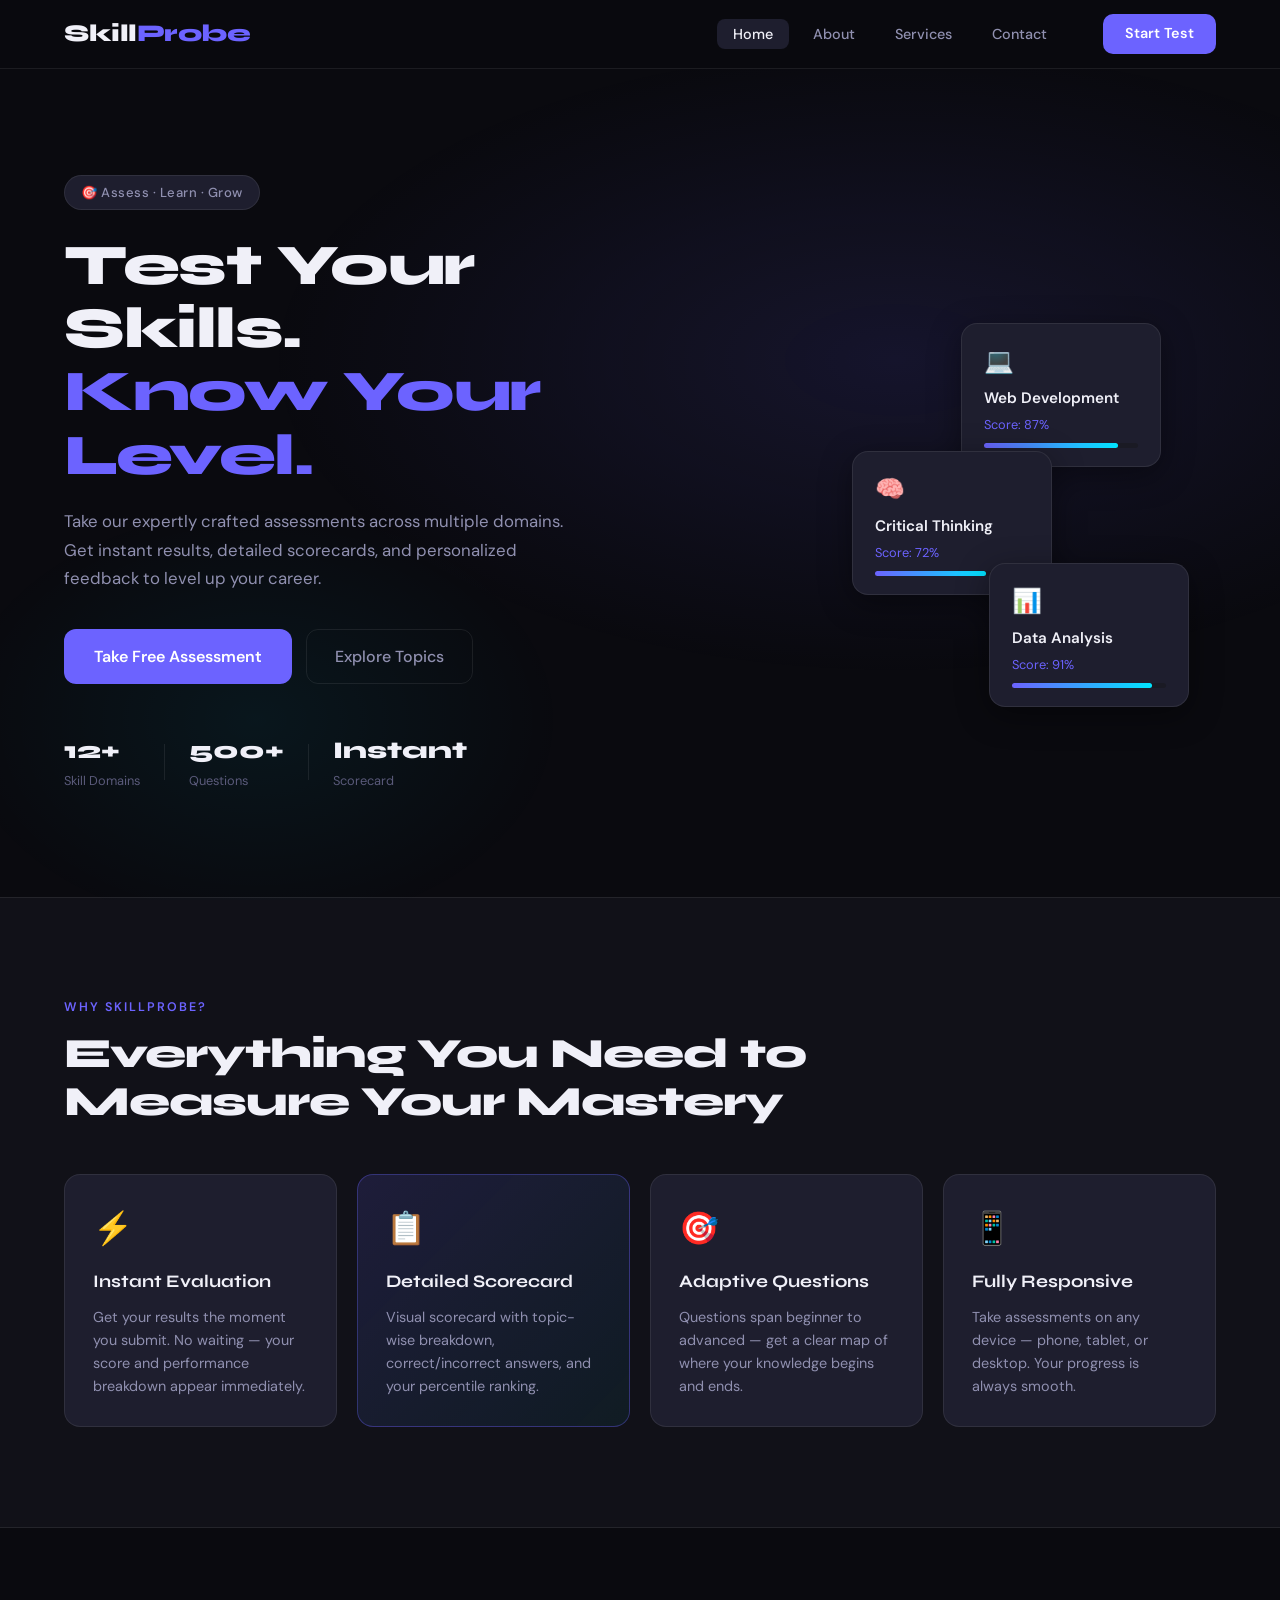
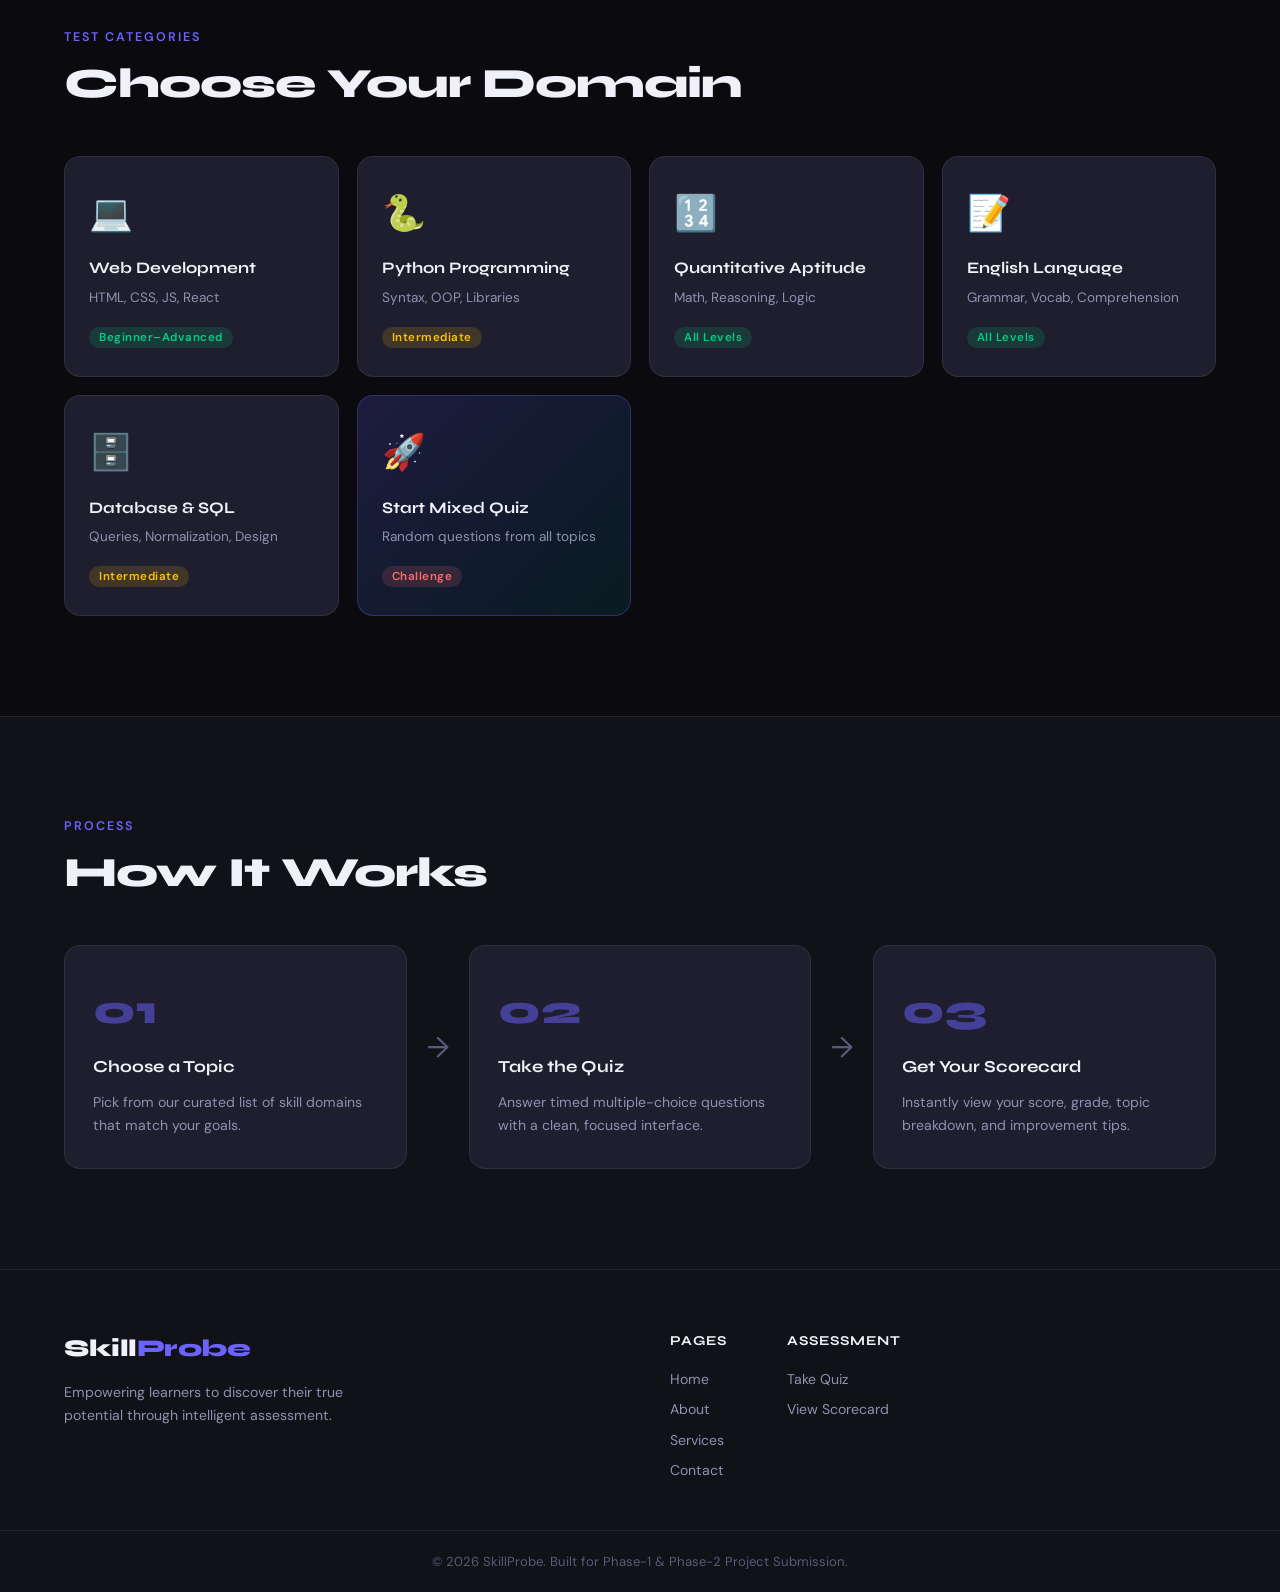
<file: skill-assessment/index.html>
<!DOCTYPE html>
<html lang="en">
<head>
  <meta charset="UTF-8" />
  <meta name="viewport" content="width=device-width, initial-scale=1.0"/>
  <title>SkillProbe — Online Skill Assessment</title>
  <link rel="stylesheet" href="style.css"/>
  <link href="https://fonts.googleapis.com/css2?family=Syne:wght@400;600;700;800&family=DM+Sans:wght@300;400;500&display=swap" rel="stylesheet"/>
</head>
<body>

<!-- NAV -->
<nav class="navbar">
  <div class="nav-inner">
    <a href="index.html" class="logo">Skill<span>Probe</span></a>
    <ul class="nav-links">
      <li><a href="index.html" class="active">Home</a></li>
      <li><a href="about.html">About</a></li>
      <li><a href="services.html">Services</a></li>
      <li><a href="contact.html">Contact</a></li>
    </ul>
    <a href="quiz.html" class="btn-nav">Start Test</a>
    <button class="hamburger" id="hamburger" aria-label="Menu">
      <span></span><span></span><span></span>
    </button>
  </div>
  <div class="mobile-menu" id="mobileMenu">
    <a href="index.html">Home</a>
    <a href="about.html">About</a>
    <a href="services.html">Services</a>
    <a href="contact.html">Contact</a>
    <a href="quiz.html" class="btn-mobile">Start Test</a>
  </div>
</nav>

<!-- HERO -->
<section class="hero">
  <div class="hero-bg"></div>
  <div class="hero-content">
    <div class="badge">🎯 Assess · Learn · Grow</div>
    <h1>Test Your Skills.<br/><span>Know Your Level.</span></h1>
    <p>Take our expertly crafted assessments across multiple domains. Get instant results, detailed scorecards, and personalized feedback to level up your career.</p>
    <div class="hero-btns">
      <a href="quiz.html" class="btn-primary">Take Free Assessment</a>
      <a href="services.html" class="btn-outline">Explore Topics</a>
    </div>
    <div class="hero-stats">
      <div class="stat"><strong>12+</strong><span>Skill Domains</span></div>
      <div class="stat-divider"></div>
      <div class="stat"><strong>500+</strong><span>Questions</span></div>
      <div class="stat-divider"></div>
      <div class="stat"><strong>Instant</strong><span>Scorecard</span></div>
    </div>
  </div>
  <div class="hero-visual">
    <div class="card-float card-1">
      <div class="card-icon">💻</div>
      <div>Web Development</div>
      <div class="card-score">Score: 87%</div>
      <div class="progress-bar"><div class="progress-fill" style="width:87%"></div></div>
    </div>
    <div class="card-float card-2">
      <div class="card-icon">🧠</div>
      <div>Critical Thinking</div>
      <div class="card-score">Score: 72%</div>
      <div class="progress-bar"><div class="progress-fill" style="width:72%"></div></div>
    </div>
    <div class="card-float card-3">
      <div class="card-icon">📊</div>
      <div>Data Analysis</div>
      <div class="card-score">Score: 91%</div>
      <div class="progress-bar"><div class="progress-fill" style="width:91%"></div></div>
    </div>
  </div>
</section>

<!-- FEATURES -->
<section class="features">
  <div class="container">
    <div class="section-label">Why SkillProbe?</div>
    <h2 class="section-title">Everything You Need to<br/>Measure Your Mastery</h2>
    <div class="features-grid">
      <div class="feature-card">
        <div class="f-icon">⚡</div>
        <h3>Instant Evaluation</h3>
        <p>Get your results the moment you submit. No waiting — your score and performance breakdown appear immediately.</p>
      </div>
      <div class="feature-card highlight">
        <div class="f-icon">📋</div>
        <h3>Detailed Scorecard</h3>
        <p>Visual scorecard with topic-wise breakdown, correct/incorrect answers, and your percentile ranking.</p>
      </div>
      <div class="feature-card">
        <div class="f-icon">🎯</div>
        <h3>Adaptive Questions</h3>
        <p>Questions span beginner to advanced — get a clear map of where your knowledge begins and ends.</p>
      </div>
      <div class="feature-card">
        <div class="f-icon">📱</div>
        <h3>Fully Responsive</h3>
        <p>Take assessments on any device — phone, tablet, or desktop. Your progress is always smooth.</p>
      </div>
    </div>
  </div>
</section>

<!-- CATEGORIES -->
<section class="categories">
  <div class="container">
    <div class="section-label">Test Categories</div>
    <h2 class="section-title">Choose Your Domain</h2>
    <div class="cat-grid">
      <a href="quiz.html?cat=webdev" class="cat-card">
        <span class="cat-emoji">💻</span>
        <h4>Web Development</h4>
        <p>HTML, CSS, JS, React</p>
        <span class="cat-level beginner">Beginner–Advanced</span>
      </a>
      <a href="quiz.html?cat=python" class="cat-card">
        <span class="cat-emoji">🐍</span>
        <h4>Python Programming</h4>
        <p>Syntax, OOP, Libraries</p>
        <span class="cat-level intermediate">Intermediate</span>
      </a>
      <a href="quiz.html?cat=aptitude" class="cat-card">
        <span class="cat-emoji">🔢</span>
        <h4>Quantitative Aptitude</h4>
        <p>Math, Reasoning, Logic</p>
        <span class="cat-level beginner">All Levels</span>
      </a>
      <a href="quiz.html?cat=english" class="cat-card">
        <span class="cat-emoji">📝</span>
        <h4>English Language</h4>
        <p>Grammar, Vocab, Comprehension</p>
        <span class="cat-level beginner">All Levels</span>
      </a>
      <a href="quiz.html?cat=dbms" class="cat-card">
        <span class="cat-emoji">🗄️</span>
        <h4>Database & SQL</h4>
        <p>Queries, Normalization, Design</p>
        <span class="cat-level intermediate">Intermediate</span>
      </a>
      <a href="quiz.html?cat=general" class="cat-card cat-card-cta">
        <span class="cat-emoji">🚀</span>
        <h4>Start Mixed Quiz</h4>
        <p>Random questions from all topics</p>
        <span class="cat-level advanced">Challenge</span>
      </a>
    </div>
  </div>
</section>

<!-- HOW IT WORKS -->
<section class="how-it-works">
  <div class="container">
    <div class="section-label">Process</div>
    <h2 class="section-title">How It Works</h2>
    <div class="steps">
      <div class="step">
        <div class="step-num">01</div>
        <h3>Choose a Topic</h3>
        <p>Pick from our curated list of skill domains that match your goals.</p>
      </div>
      <div class="step-arrow">→</div>
      <div class="step">
        <div class="step-num">02</div>
        <h3>Take the Quiz</h3>
        <p>Answer timed multiple-choice questions with a clean, focused interface.</p>
      </div>
      <div class="step-arrow">→</div>
      <div class="step">
        <div class="step-num">03</div>
        <h3>Get Your Scorecard</h3>
        <p>Instantly view your score, grade, topic breakdown, and improvement tips.</p>
      </div>
    </div>
  </div>
</section>

<footer class="footer">
  <div class="container footer-inner">
    <div class="footer-brand">
      <a href="index.html" class="logo">Skill<span>Probe</span></a>
      <p>Empowering learners to discover their true potential through intelligent assessment.</p>
    </div>
    <div class="footer-links">
      <div><h5>Pages</h5>
        <a href="index.html">Home</a>
        <a href="about.html">About</a>
        <a href="services.html">Services</a>
        <a href="contact.html">Contact</a>
      </div>
      <div><h5>Assessment</h5>
        <a href="quiz.html">Take Quiz</a>
        <a href="scorecard.html">View Scorecard</a>
      </div>
    </div>
  </div>
  <div class="footer-bottom">© 2026 SkillProbe. Built for Phase-1 & Phase-2 Project Submission.</div>
</footer>

<script src="main.js"></script>
</body>
</html>
</file>
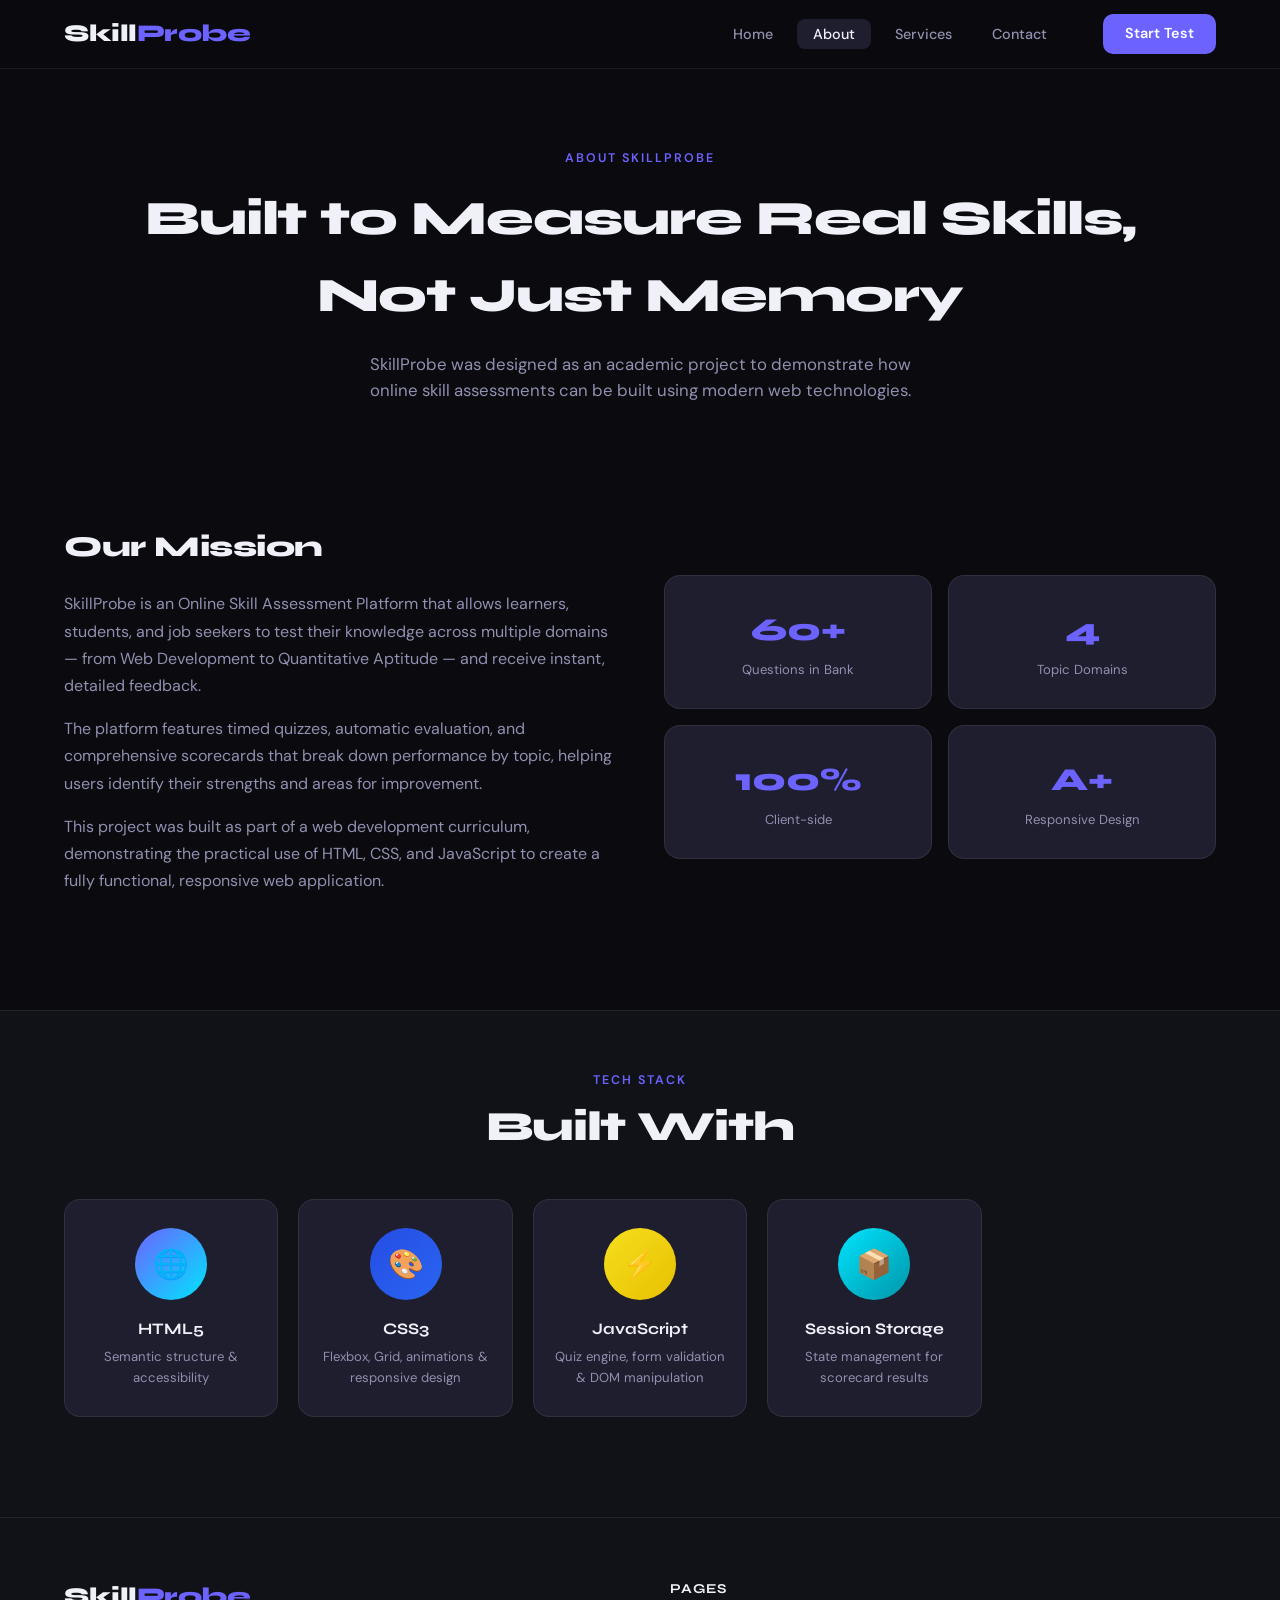
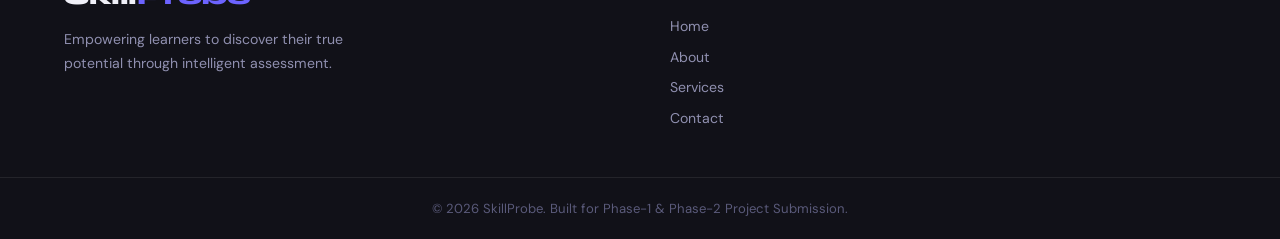
<file: skill-assessment/about.html>
<!DOCTYPE html>
<html lang="en">
<head>
  <meta charset="UTF-8"/>
  <meta name="viewport" content="width=device-width, initial-scale=1.0"/>
  <title>About — SkillProbe</title>
  <link rel="stylesheet" href="style.css"/>
  <link href="https://fonts.googleapis.com/css2?family=Syne:wght@400;600;700;800&family=DM+Sans:wght@300;400;500&display=swap" rel="stylesheet"/>
</head>
<body>
<nav class="navbar">
  <div class="nav-inner">
    <a href="index.html" class="logo">Skill<span>Probe</span></a>
    <ul class="nav-links">
      <li><a href="index.html">Home</a></li>
      <li><a href="about.html" class="active">About</a></li>
      <li><a href="services.html">Services</a></li>
      <li><a href="contact.html">Contact</a></li>
    </ul>
    <a href="quiz.html" class="btn-nav">Start Test</a>
    <button class="hamburger" id="hamburger"><span></span><span></span><span></span></button>
  </div>
  <div class="mobile-menu" id="mobileMenu">
    <a href="index.html">Home</a>
    <a href="about.html" class="active">About</a>
    <a href="services.html">Services</a>
    <a href="contact.html">Contact</a>
    <a href="quiz.html" class="btn-mobile">Start Test</a>
  </div>
</nav>

<div class="page-hero">
  <div class="section-label">About SkillProbe</div>
  <h1>Built to Measure Real Skills,<br/>Not Just Memory</h1>
  <p>SkillProbe was designed as an academic project to demonstrate how online skill assessments can be built using modern web technologies.</p>
</div>

<section class="about-section">
  <div class="about-grid">
    <div class="about-text">
      <h2>Our Mission</h2>
      <p>SkillProbe is an Online Skill Assessment Platform that allows learners, students, and job seekers to test their knowledge across multiple domains — from Web Development to Quantitative Aptitude — and receive instant, detailed feedback.</p>
      <p>The platform features timed quizzes, automatic evaluation, and comprehensive scorecards that break down performance by topic, helping users identify their strengths and areas for improvement.</p>
      <p>This project was built as part of a web development curriculum, demonstrating the practical use of HTML, CSS, and JavaScript to create a fully functional, responsive web application.</p>
    </div>
    <div class="about-visual">
      <div class="stat-box"><strong>60+</strong><span>Questions in Bank</span></div>
      <div class="stat-box"><strong>4</strong><span>Topic Domains</span></div>
      <div class="stat-box"><strong>100%</strong><span>Client-side</span></div>
      <div class="stat-box"><strong>A+</strong><span>Responsive Design</span></div>
    </div>
  </div>
</section>

<section class="team-section">
  <div class="container">
    <div class="section-label" style="text-align:center">Tech Stack</div>
    <h2 class="section-title" style="text-align:center">Built With</h2>
    <div class="team-grid">
      <div class="team-card">
        <div class="team-avatar">🌐</div>
        <h4>HTML5</h4>
        <p>Semantic structure & accessibility</p>
      </div>
      <div class="team-card">
        <div class="team-avatar" style="background:linear-gradient(135deg,#264de4,#2965f1)">🎨</div>
        <h4>CSS3</h4>
        <p>Flexbox, Grid, animations & responsive design</p>
      </div>
      <div class="team-card">
        <div class="team-avatar" style="background:linear-gradient(135deg,#f7df1e,#e6c000)">⚡</div>
        <h4>JavaScript</h4>
        <p>Quiz engine, form validation & DOM manipulation</p>
      </div>
      <div class="team-card">
        <div class="team-avatar" style="background:linear-gradient(135deg,#00e5ff,#0095a8)">📦</div>
        <h4>Session Storage</h4>
        <p>State management for scorecard results</p>
      </div>
    </div>
  </div>
</section>

<footer class="footer">
  <div class="container footer-inner">
    <div class="footer-brand">
      <a href="index.html" class="logo">Skill<span>Probe</span></a>
      <p>Empowering learners to discover their true potential through intelligent assessment.</p>
    </div>
    <div class="footer-links">
      <div><h5>Pages</h5>
        <a href="index.html">Home</a><a href="about.html">About</a>
        <a href="services.html">Services</a><a href="contact.html">Contact</a>
      </div>
    </div>
  </div>
  <div class="footer-bottom">© 2026 SkillProbe. Built for Phase-1 & Phase-2 Project Submission.</div>
</footer>
<script src="main.js"></script>
</body>
</html>
</file>
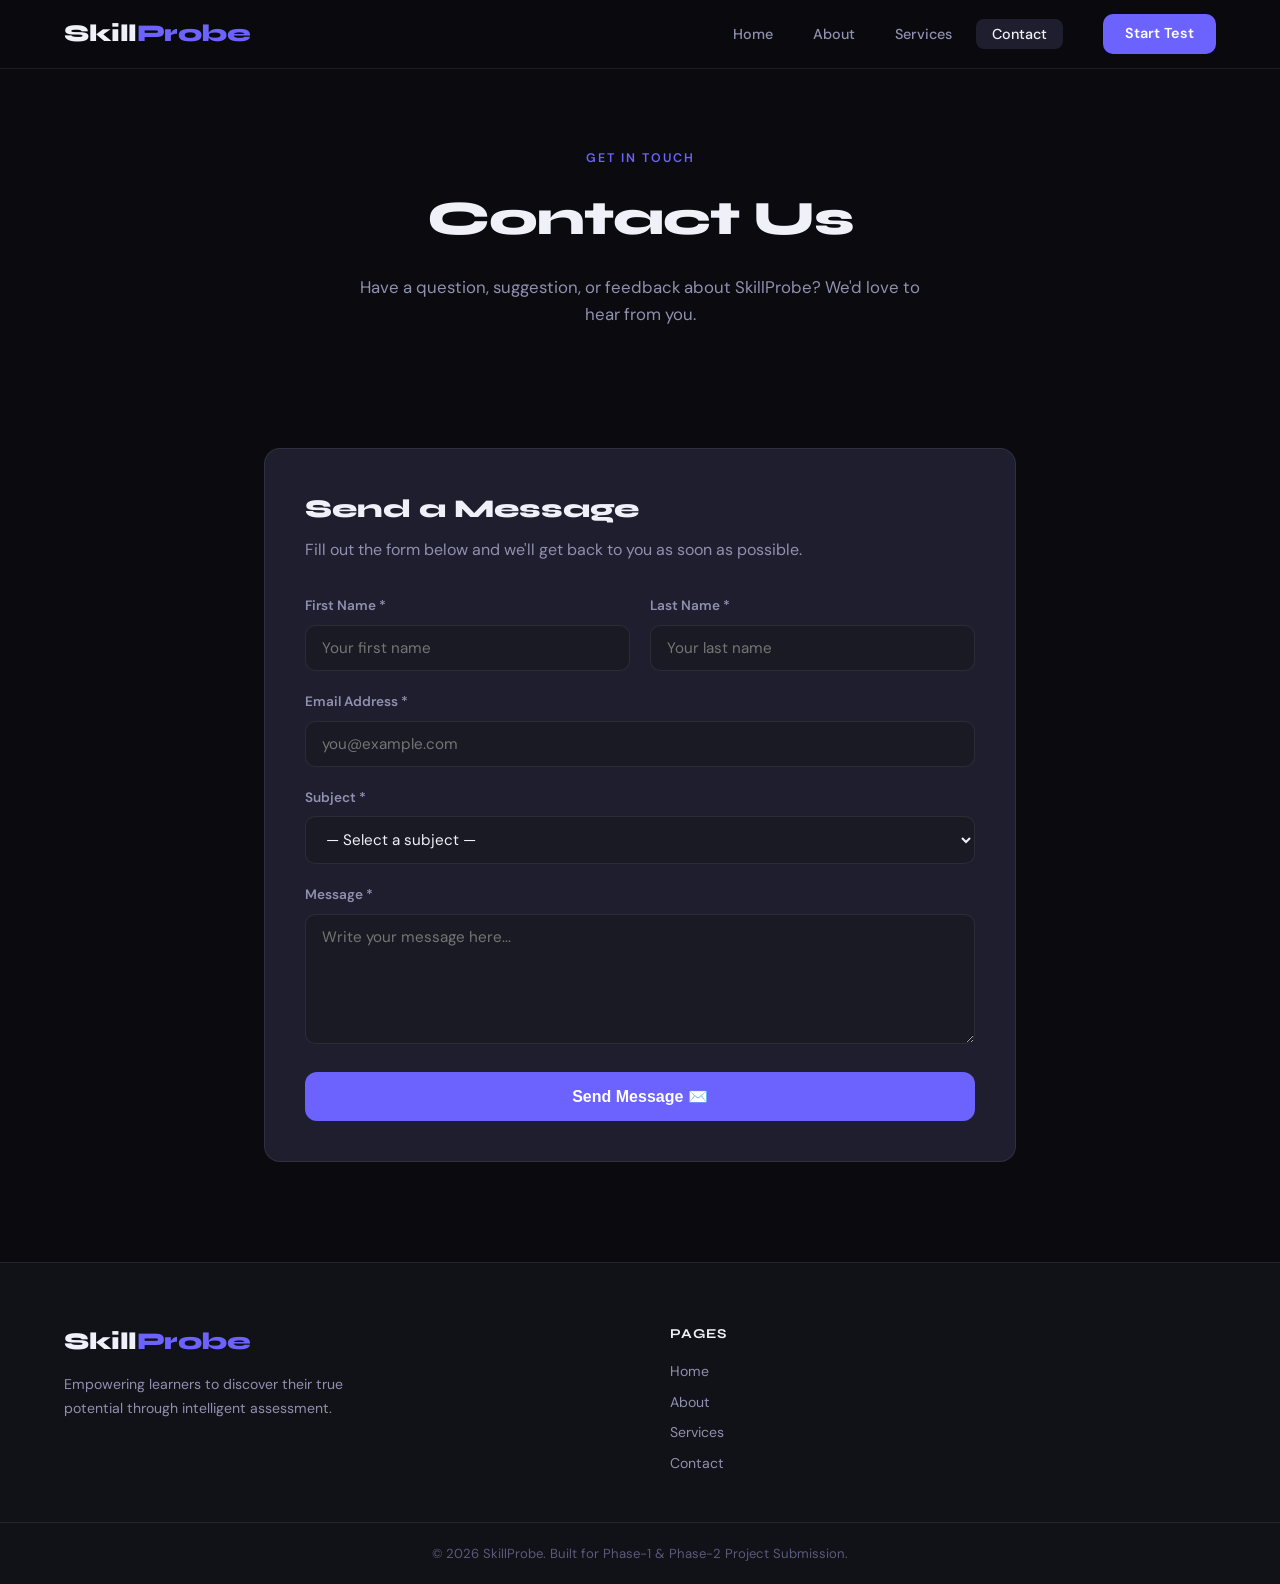
<file: skill-assessment/contact.html>
<!DOCTYPE html>
<html lang="en">
<head>
  <meta charset="UTF-8"/>
  <meta name="viewport" content="width=device-width, initial-scale=1.0"/>
  <title>Contact — SkillProbe</title>
  <link rel="stylesheet" href="style.css"/>
  <link href="https://fonts.googleapis.com/css2?family=Syne:wght@400;600;700;800&family=DM+Sans:wght@300;400;500&display=swap" rel="stylesheet"/>
</head>
<body>
<nav class="navbar">
  <div class="nav-inner">
    <a href="index.html" class="logo">Skill<span>Probe</span></a>
    <ul class="nav-links">
      <li><a href="index.html">Home</a></li>
      <li><a href="about.html">About</a></li>
      <li><a href="services.html">Services</a></li>
      <li><a href="contact.html" class="active">Contact</a></li>
    </ul>
    <a href="quiz.html" class="btn-nav">Start Test</a>
    <button class="hamburger" id="hamburger"><span></span><span></span><span></span></button>
  </div>
  <div class="mobile-menu" id="mobileMenu">
    <a href="index.html">Home</a><a href="about.html">About</a>
    <a href="services.html">Services</a><a href="contact.html">Contact</a>
    <a href="quiz.html" class="btn-mobile">Start Test</a>
  </div>
</nav>

<div class="page-hero">
  <div class="section-label">Get In Touch</div>
  <h1>Contact Us</h1>
  <p>Have a question, suggestion, or feedback about SkillProbe? We'd love to hear from you.</p>
</div>

<section class="contact-section">
  <div class="contact-card">
    <h2>Send a Message</h2>
    <p>Fill out the form below and we'll get back to you as soon as possible.</p>

    <div class="form-row">
      <div class="form-group" id="group-fname">
        <label for="fname">First Name *</label>
        <input type="text" id="fname" placeholder="Your first name" autocomplete="given-name"/>
        <div class="err-msg">Please enter your first name.</div>
      </div>
      <div class="form-group" id="group-lname">
        <label for="lname">Last Name *</label>
        <input type="text" id="lname" placeholder="Your last name" autocomplete="family-name"/>
        <div class="err-msg">Please enter your last name.</div>
      </div>
    </div>

    <div class="form-group" id="group-email">
      <label for="email">Email Address *</label>
      <input type="email" id="email" placeholder="you@example.com" autocomplete="email"/>
      <div class="err-msg">Please enter a valid email address.</div>
    </div>

    <div class="form-group" id="group-subject">
      <label for="subject">Subject *</label>
      <select id="subject">
        <option value="">— Select a subject —</option>
        <option value="general">General Inquiry</option>
        <option value="feedback">Quiz Feedback</option>
        <option value="bug">Report a Bug</option>
        <option value="suggestion">Feature Suggestion</option>
        <option value="other">Other</option>
      </select>
      <div class="err-msg">Please select a subject.</div>
    </div>

    <div class="form-group" id="group-message">
      <label for="message">Message *</label>
      <textarea id="message" placeholder="Write your message here..." rows="5"></textarea>
      <div class="err-msg">Please enter a message (minimum 20 characters).</div>
    </div>

    <button class="btn-primary" onclick="submitContact()" style="width:100%;justify-content:center;padding:15px">
      Send Message ✉️
    </button>

    <div class="form-success" id="formSuccess">
      ✅ Thank you! Your message has been sent successfully. We'll get back to you soon.
    </div>
  </div>
</section>

<footer class="footer">
  <div class="container footer-inner">
    <div class="footer-brand">
      <a href="index.html" class="logo">Skill<span>Probe</span></a>
      <p>Empowering learners to discover their true potential through intelligent assessment.</p>
    </div>
    <div class="footer-links">
      <div><h5>Pages</h5>
        <a href="index.html">Home</a><a href="about.html">About</a>
        <a href="services.html">Services</a><a href="contact.html">Contact</a>
      </div>
    </div>
  </div>
  <div class="footer-bottom">© 2026 SkillProbe. Built for Phase-1 & Phase-2 Project Submission.</div>
</footer>

<script>
// ============================================
// FORM VALIDATION — Phase-2: JS Functionality
// ============================================
function validateField(id, condition, groupId) {
  const group = document.getElementById(groupId || 'group-' + id);
  const input = document.getElementById(id);
  if (!condition) {
    group.classList.add('has-error');
    input.classList.add('error');
    return false;
  }
  group.classList.remove('has-error');
  input.classList.remove('error');
  return true;
}

function submitContact() {
  const fname = document.getElementById('fname').value.trim();
  const lname = document.getElementById('lname').value.trim();
  const email = document.getElementById('email').value.trim();
  const subject = document.getElementById('subject').value;
  const message = document.getElementById('message').value.trim();
  const emailRegex = /^[^\s@]+@[^\s@]+\.[^\s@]+$/;

  let valid = true;
  valid = validateField('fname', fname.length >= 2) && valid;
  valid = validateField('lname', lname.length >= 2) && valid;
  valid = validateField('email', emailRegex.test(email)) && valid;
  valid = validateField('subject', subject !== '') && valid;
  valid = validateField('message', message.length >= 20) && valid;

  if (valid) {
    // Simulate form submission
    document.getElementById('formSuccess').style.display = 'block';
    document.getElementById('fname').value = '';
    document.getElementById('lname').value = '';
    document.getElementById('email').value = '';
    document.getElementById('subject').value = '';
    document.getElementById('message').value = '';
    setTimeout(() => {
      document.getElementById('formSuccess').style.display = 'none';
    }, 5000);
  }
}

// Real-time validation
['fname','lname','email','subject','message'].forEach(id => {
  const el = document.getElementById(id);
  el.addEventListener('input', () => {
    const group = document.getElementById('group-' + id);
    if (group.classList.contains('has-error')) {
      group.classList.remove('has-error');
      el.classList.remove('error');
    }
  });
});
</script>
<script src="main.js"></script>
</body>
</html>
</file>
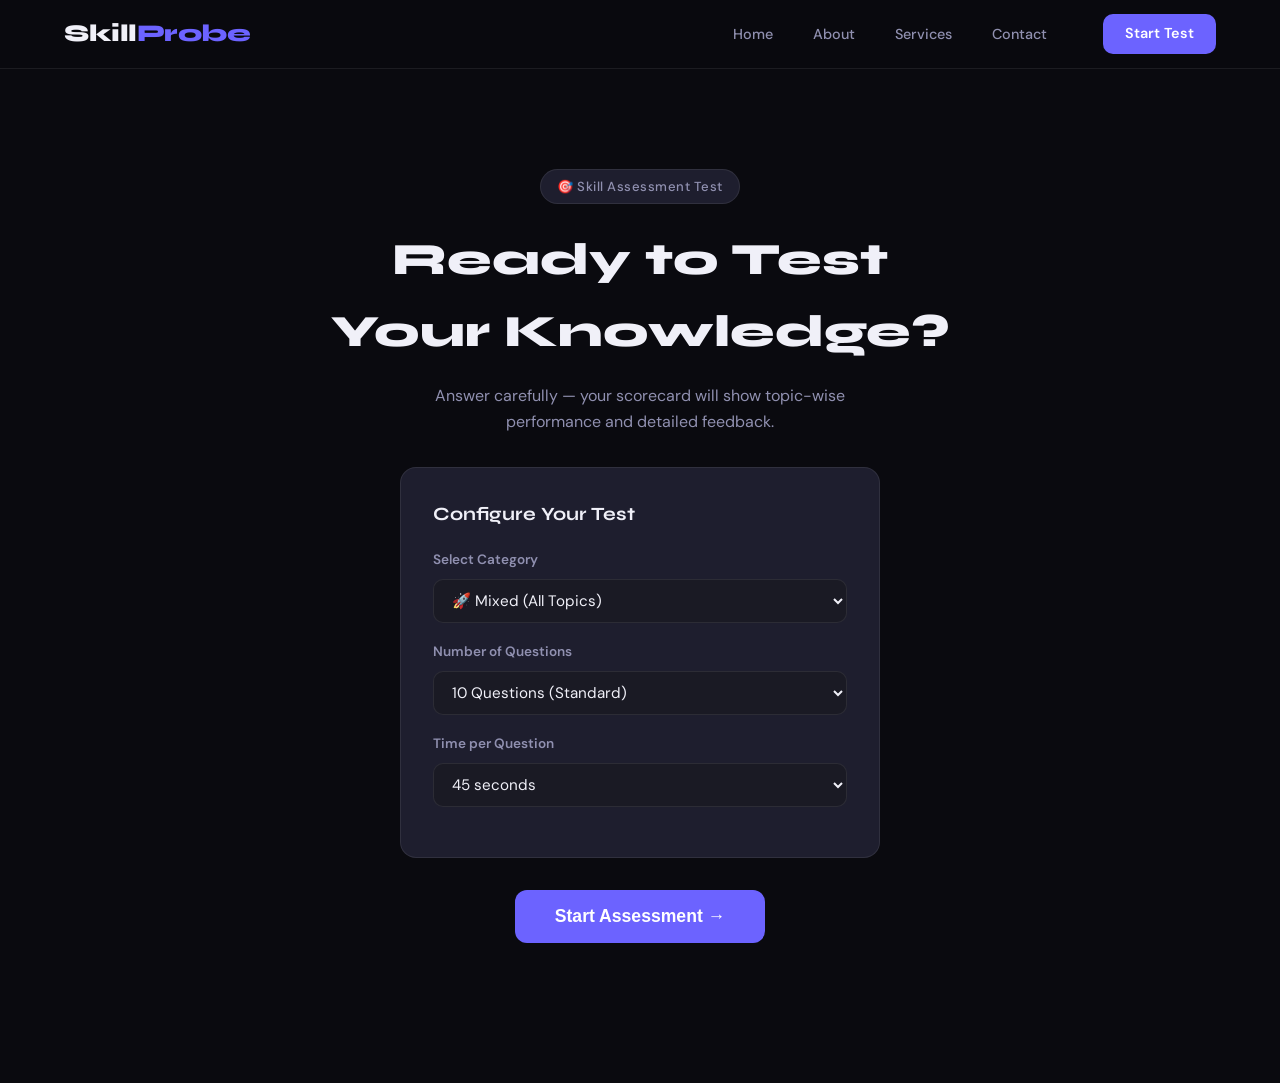
<file: skill-assessment/quiz.html>
<!DOCTYPE html>
<html lang="en">
<head>
  <meta charset="UTF-8"/>
  <meta name="viewport" content="width=device-width, initial-scale=1.0"/>
  <title>Take Quiz — SkillProbe</title>
  <link rel="stylesheet" href="style.css"/>
  <link href="https://fonts.googleapis.com/css2?family=Syne:wght@400;600;700;800&family=DM+Sans:wght@300;400;500&display=swap" rel="stylesheet"/>
</head>
<body>

<nav class="navbar">
  <div class="nav-inner">
    <a href="index.html" class="logo">Skill<span>Probe</span></a>
    <ul class="nav-links">
      <li><a href="index.html">Home</a></li>
      <li><a href="about.html">About</a></li>
      <li><a href="services.html">Services</a></li>
      <li><a href="contact.html">Contact</a></li>
    </ul>
    <a href="quiz.html" class="btn-nav active">Start Test</a>
    <button class="hamburger" id="hamburger"><span></span><span></span><span></span></button>
  </div>
  <div class="mobile-menu" id="mobileMenu">
    <a href="index.html">Home</a>
    <a href="about.html">About</a>
    <a href="services.html">Services</a>
    <a href="contact.html">Contact</a>
  </div>
</nav>

<div class="quiz-wrapper">

  <!-- START SCREEN -->
  <div id="quizStart">
    <div class="badge" style="margin-bottom:20px">🎯 Skill Assessment Test</div>
    <h1>Ready to Test<br/>Your Knowledge?</h1>
    <p>Answer carefully — your scorecard will show topic-wise performance and detailed feedback.</p>

    <div class="quiz-config">
      <h3>Configure Your Test</h3>
      <div class="config-item">
        <label>Select Category</label>
        <select id="categorySelect">
          <option value="all">🚀 Mixed (All Topics)</option>
          <option value="webdev">💻 Web Development</option>
          <option value="python">🐍 Python Programming</option>
          <option value="aptitude">🔢 Quantitative Aptitude</option>
          <option value="dbms">🗄️ Database & SQL</option>
        </select>
      </div>
      <div class="config-item">
        <label>Number of Questions</label>
        <select id="questionCount">
          <option value="5">5 Questions (Quick)</option>
          <option value="10" selected>10 Questions (Standard)</option>
          <option value="15">15 Questions (Full Test)</option>
        </select>
      </div>
      <div class="config-item">
        <label>Time per Question</label>
        <select id="timePerQ">
          <option value="30">30 seconds</option>
          <option value="45" selected>45 seconds</option>
          <option value="60">60 seconds</option>
        </select>
      </div>
    </div>

    <button class="btn-primary" onclick="startQuiz()" style="font-size:1.1rem;padding:16px 40px">
      Start Assessment →
    </button>
  </div>

  <!-- ACTIVE QUIZ -->
  <div id="quizActive">
    <div class="quiz-header">
      <div class="quiz-progress-label">Question <span id="qNum">1</span> of <span id="qTotal">10</span></div>
      <div class="quiz-timer" id="timerDisplay">0:45</div>
    </div>
    <div class="quiz-progress-bar">
      <div class="quiz-progress-fill" id="progressFill" style="width:0%"></div>
    </div>
    <div class="question-card" id="questionCard">
      <div class="question-cat" id="questionCat">Web Development</div>
      <div class="question-text" id="questionText">Question loads here</div>
      <div class="options" id="optionsContainer"></div>
    </div>
    <div class="quiz-nav">
      <button class="btn-outline" id="skipBtn" onclick="skipQuestion()">Skip →</button>
      <button class="btn-primary" id="nextBtn" onclick="nextQuestion()" style="display:none">Next Question →</button>
    </div>
  </div>

</div>

<script src="questions.js"></script>
<script src="quiz.js"></script>
<script src="main.js"></script>
</body>
</html>
</file>
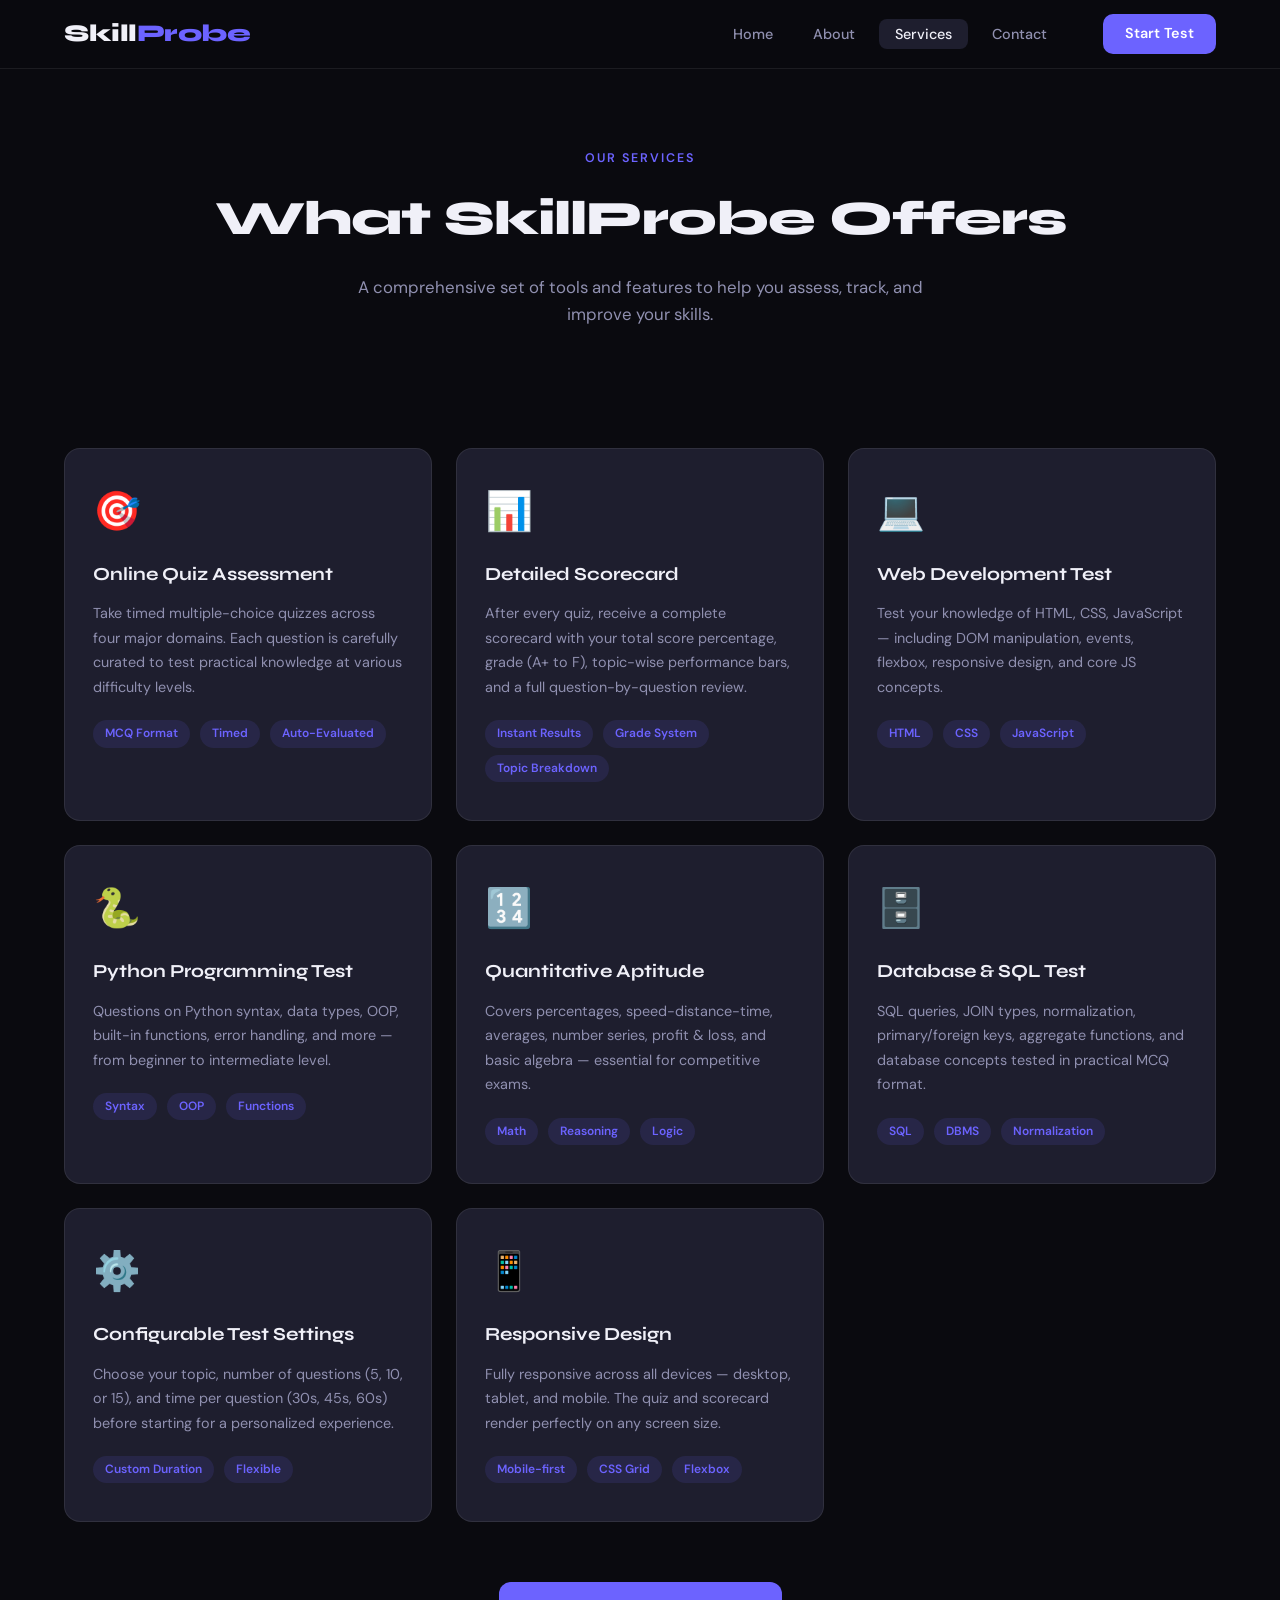
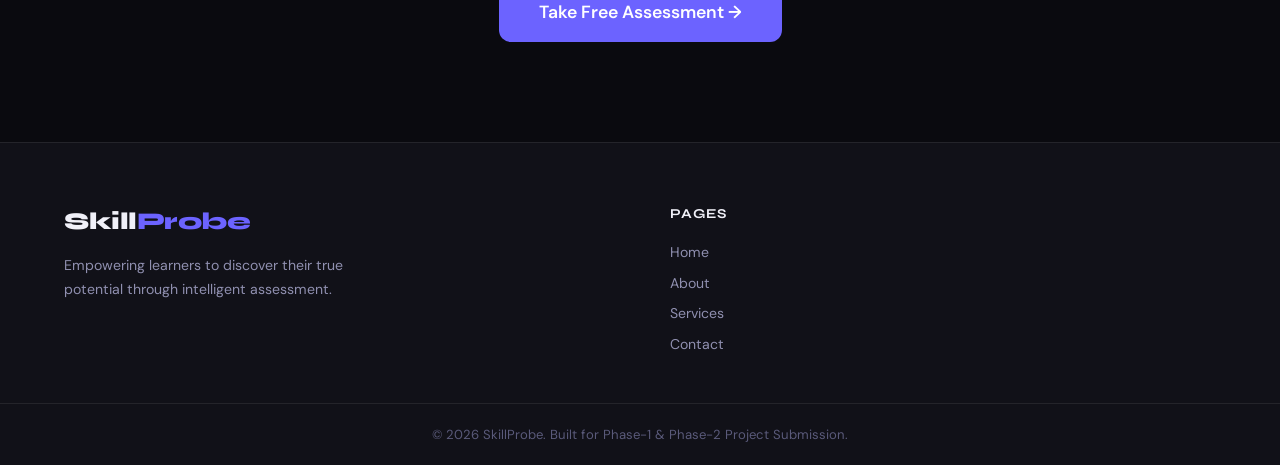
<file: skill-assessment/services.html>
<!DOCTYPE html>
<html lang="en">
<head>
  <meta charset="UTF-8"/>
  <meta name="viewport" content="width=device-width, initial-scale=1.0"/>
  <title>Services — SkillProbe</title>
  <link rel="stylesheet" href="style.css"/>
  <link href="https://fonts.googleapis.com/css2?family=Syne:wght@400;600;700;800&family=DM+Sans:wght@300;400;500&display=swap" rel="stylesheet"/>
</head>
<body>
<nav class="navbar">
  <div class="nav-inner">
    <a href="index.html" class="logo">Skill<span>Probe</span></a>
    <ul class="nav-links">
      <li><a href="index.html">Home</a></li>
      <li><a href="about.html">About</a></li>
      <li><a href="services.html" class="active">Services</a></li>
      <li><a href="contact.html">Contact</a></li>
    </ul>
    <a href="quiz.html" class="btn-nav">Start Test</a>
    <button class="hamburger" id="hamburger"><span></span><span></span><span></span></button>
  </div>
  <div class="mobile-menu" id="mobileMenu">
    <a href="index.html">Home</a><a href="about.html">About</a>
    <a href="services.html">Services</a><a href="contact.html">Contact</a>
    <a href="quiz.html" class="btn-mobile">Start Test</a>
  </div>
</nav>

<div class="page-hero">
  <div class="section-label">Our Services</div>
  <h1>What SkillProbe Offers</h1>
  <p>A comprehensive set of tools and features to help you assess, track, and improve your skills.</p>
</div>

<section class="services-section">
  <div class="services-grid">
    <div class="service-card">
      <div class="service-icon">🎯</div>
      <h3>Online Quiz Assessment</h3>
      <p>Take timed multiple-choice quizzes across four major domains. Each question is carefully curated to test practical knowledge at various difficulty levels.</p>
      <span class="service-tag">MCQ Format</span>
      <span class="service-tag">Timed</span>
      <span class="service-tag">Auto-Evaluated</span>
    </div>
    <div class="service-card">
      <div class="service-icon">📊</div>
      <h3>Detailed Scorecard</h3>
      <p>After every quiz, receive a complete scorecard with your total score percentage, grade (A+ to F), topic-wise performance bars, and a full question-by-question review.</p>
      <span class="service-tag">Instant Results</span>
      <span class="service-tag">Grade System</span>
      <span class="service-tag">Topic Breakdown</span>
    </div>
    <div class="service-card">
      <div class="service-icon">💻</div>
      <h3>Web Development Test</h3>
      <p>Test your knowledge of HTML, CSS, JavaScript — including DOM manipulation, events, flexbox, responsive design, and core JS concepts.</p>
      <span class="service-tag">HTML</span>
      <span class="service-tag">CSS</span>
      <span class="service-tag">JavaScript</span>
    </div>
    <div class="service-card">
      <div class="service-icon">🐍</div>
      <h3>Python Programming Test</h3>
      <p>Questions on Python syntax, data types, OOP, built-in functions, error handling, and more — from beginner to intermediate level.</p>
      <span class="service-tag">Syntax</span>
      <span class="service-tag">OOP</span>
      <span class="service-tag">Functions</span>
    </div>
    <div class="service-card">
      <div class="service-icon">🔢</div>
      <h3>Quantitative Aptitude</h3>
      <p>Covers percentages, speed-distance-time, averages, number series, profit & loss, and basic algebra — essential for competitive exams.</p>
      <span class="service-tag">Math</span>
      <span class="service-tag">Reasoning</span>
      <span class="service-tag">Logic</span>
    </div>
    <div class="service-card">
      <div class="service-icon">🗄️</div>
      <h3>Database & SQL Test</h3>
      <p>SQL queries, JOIN types, normalization, primary/foreign keys, aggregate functions, and database concepts tested in practical MCQ format.</p>
      <span class="service-tag">SQL</span>
      <span class="service-tag">DBMS</span>
      <span class="service-tag">Normalization</span>
    </div>
    <div class="service-card">
      <div class="service-icon">⚙️</div>
      <h3>Configurable Test Settings</h3>
      <p>Choose your topic, number of questions (5, 10, or 15), and time per question (30s, 45s, 60s) before starting for a personalized experience.</p>
      <span class="service-tag">Custom Duration</span>
      <span class="service-tag">Flexible</span>
    </div>
    <div class="service-card">
      <div class="service-icon">📱</div>
      <h3>Responsive Design</h3>
      <p>Fully responsive across all devices — desktop, tablet, and mobile. The quiz and scorecard render perfectly on any screen size.</p>
      <span class="service-tag">Mobile-first</span>
      <span class="service-tag">CSS Grid</span>
      <span class="service-tag">Flexbox</span>
    </div>
  </div>
  <div style="text-align:center;margin-top:60px">
    <a href="quiz.html" class="btn-primary" style="font-size:1.1rem;padding:16px 40px">Take Free Assessment →</a>
  </div>
</section>

<footer class="footer">
  <div class="container footer-inner">
    <div class="footer-brand">
      <a href="index.html" class="logo">Skill<span>Probe</span></a>
      <p>Empowering learners to discover their true potential through intelligent assessment.</p>
    </div>
    <div class="footer-links">
      <div><h5>Pages</h5>
        <a href="index.html">Home</a><a href="about.html">About</a>
        <a href="services.html">Services</a><a href="contact.html">Contact</a>
      </div>
    </div>
  </div>
  <div class="footer-bottom">© 2026 SkillProbe. Built for Phase-1 & Phase-2 Project Submission.</div>
</footer>
<script src="main.js"></script>
</body>
</html>
</file>
<file: skill-assessment/style.css>
/* ==========================================
   SKILLPROBE — MAIN STYLESHEET
   Phase-1: UI Design & Color Scheme
   ========================================== */

@import url('https://fonts.googleapis.com/css2?family=Syne:wght@400;600;700;800&family=DM+Sans:ital,wght@0,300;0,400;0,500;1,400&display=swap');

:root {
  --bg: #0a0a0f;
  --bg2: #111118;
  --bg3: #1a1a24;
  --surface: #1e1e2e;
  --surface2: #252535;
  --border: rgba(255,255,255,0.08);
  --accent: #6c63ff;
  --accent2: #00e5ff;
  --accent3: #ff6b6b;
  --success: #00d084;
  --warning: #ffc107;
  --text: #f0f0f8;
  --text2: #9090b0;
  --text3: #5a5a7a;
  --radius: 16px;
  --radius-sm: 10px;
  --shadow: 0 8px 32px rgba(0,0,0,0.4);
  --glow: 0 0 40px rgba(108,99,255,0.2);
}

*, *::before, *::after { box-sizing: border-box; margin: 0; padding: 0; }

html { scroll-behavior: smooth; }

body {
  font-family: 'DM Sans', sans-serif;
  background: var(--bg);
  color: var(--text);
  line-height: 1.6;
  overflow-x: hidden;
}

a { text-decoration: none; color: inherit; }
ul { list-style: none; }
img { max-width: 100%; }

/* ======================== NAVBAR ======================== */
.navbar {
  position: sticky; top: 0; z-index: 100;
  background: rgba(10,10,15,0.85);
  backdrop-filter: blur(16px);
  border-bottom: 1px solid var(--border);
}

.nav-inner {
  max-width: 1200px; margin: 0 auto;
  padding: 0 24px;
  height: 68px;
  display: flex; align-items: center; gap: 40px;
}

.logo {
  font-family: 'Syne', sans-serif;
  font-size: 1.5rem; font-weight: 800;
  letter-spacing: -0.5px;
}
.logo span { color: var(--accent); }

.nav-links {
  display: flex; gap: 8px; margin-left: auto;
}
.nav-links a {
  padding: 6px 16px;
  border-radius: 8px;
  font-size: 0.9rem; font-weight: 500;
  color: var(--text2);
  transition: all .2s;
}
.nav-links a:hover, .nav-links a.active {
  color: var(--text);
  background: var(--surface);
}

.btn-nav {
  background: var(--accent);
  color: #fff;
  padding: 8px 22px;
  border-radius: 10px;
  font-size: 0.9rem; font-weight: 600;
  transition: all .2s;
  white-space: nowrap;
}
.btn-nav:hover { background: #7c74ff; transform: translateY(-1px); }

.hamburger {
  display: none; flex-direction: column; gap: 5px;
  background: none; border: none; cursor: pointer; padding: 4px;
}
.hamburger span {
  width: 24px; height: 2px;
  background: var(--text);
  border-radius: 2px;
  transition: all .3s;
}
.hamburger.open span:nth-child(1) { transform: rotate(45deg) translate(5px,5px); }
.hamburger.open span:nth-child(2) { opacity: 0; }
.hamburger.open span:nth-child(3) { transform: rotate(-45deg) translate(5px,-5px); }

.mobile-menu {
  display: none; flex-direction: column;
  padding: 16px 24px 20px;
  gap: 4px;
  border-top: 1px solid var(--border);
}
.mobile-menu.open { display: flex; }
.mobile-menu a {
  padding: 10px 14px;
  border-radius: 10px;
  font-weight: 500; color: var(--text2);
  transition: all .2s;
}
.mobile-menu a:hover { color: var(--text); background: var(--surface); }
.btn-mobile {
  background: var(--accent) !important;
  color: #fff !important;
  text-align: center;
  margin-top: 8px;
}

/* ======================== BUTTONS ======================== */
.btn-primary {
  display: inline-flex; align-items: center; gap: 8px;
  background: var(--accent);
  color: #fff;
  padding: 14px 30px;
  border-radius: 12px;
  font-weight: 600; font-size: 1rem;
  transition: all .25s;
  border: none; cursor: pointer;
}
.btn-primary:hover { background: #7c74ff; transform: translateY(-2px); box-shadow: 0 8px 24px rgba(108,99,255,0.35); }

.btn-outline {
  display: inline-flex; align-items: center;
  border: 1.5px solid var(--border);
  color: var(--text2);
  padding: 14px 28px;
  border-radius: 12px;
  font-weight: 500; font-size: 1rem;
  transition: all .25s;
}
.btn-outline:hover { border-color: var(--accent); color: var(--accent); }

/* ======================== HERO ======================== */
.hero {
  min-height: 92vh;
  display: flex; align-items: center;
  position: relative;
  overflow: hidden;
  padding: 80px 24px;
  max-width: 1200px; margin: 0 auto;
  gap: 60px;
}
.hero-bg {
  position: fixed; inset: 0;
  background: radial-gradient(ellipse 70% 50% at 70% 40%, rgba(108,99,255,0.12) 0%, transparent 70%),
              radial-gradient(ellipse 40% 40% at 20% 80%, rgba(0,229,255,0.06) 0%, transparent 60%);
  pointer-events: none; z-index: 0;
}
.hero-content { flex: 1; z-index: 1; }
.hero-visual { flex: 1; z-index: 1; position: relative; min-height: 400px; }

.badge {
  display: inline-flex; align-items: center;
  background: var(--surface);
  border: 1px solid var(--border);
  padding: 6px 16px;
  border-radius: 100px;
  font-size: 0.82rem; font-weight: 500;
  color: var(--text2);
  margin-bottom: 24px;
  letter-spacing: 0.5px;
}

.hero-content h1 {
  font-family: 'Syne', sans-serif;
  font-size: clamp(2.4rem, 5vw, 3.6rem);
  font-weight: 800;
  line-height: 1.1;
  letter-spacing: -1.5px;
  margin-bottom: 20px;
}
.hero-content h1 span { color: var(--accent); }

.hero-content p {
  font-size: 1.05rem; color: var(--text2);
  max-width: 500px; margin-bottom: 36px;
  line-height: 1.7;
}

.hero-btns { display: flex; gap: 14px; flex-wrap: wrap; margin-bottom: 48px; }

.hero-stats {
  display: flex; gap: 24px; align-items: center;
}
.stat { display: flex; flex-direction: column; }
.stat strong { font-family: 'Syne', sans-serif; font-size: 1.5rem; font-weight: 800; }
.stat span { font-size: 0.8rem; color: var(--text3); }
.stat-divider { width: 1px; height: 36px; background: var(--border); }

/* Float cards */
.card-float {
  position: absolute;
  background: var(--surface);
  border: 1px solid var(--border);
  border-radius: var(--radius);
  padding: 18px 22px;
  min-width: 200px;
  box-shadow: var(--shadow);
  animation: floatCard 4s ease-in-out infinite;
}
.card-float .card-icon { font-size: 1.5rem; margin-bottom: 6px; }
.card-float > div:nth-child(2) { font-weight: 600; font-size: 0.95rem; }
.card-score { font-size: 0.8rem; color: var(--accent); margin: 4px 0; }
.progress-bar { height: 5px; background: var(--bg3); border-radius: 3px; margin-top: 8px; }
.progress-fill { height: 100%; background: linear-gradient(90deg, var(--accent), var(--accent2)); border-radius: 3px; }

.card-1 { top: 10%; right: 10%; animation-delay: 0s; }
.card-2 { top: 42%; right: 30%; animation-delay: 1.2s; }
.card-3 { top: 70%; right: 5%; animation-delay: 0.6s; }

@keyframes floatCard {
  0%,100% { transform: translateY(0); }
  50% { transform: translateY(-10px); }
}

/* ======================== SECTIONS ======================== */
.container { max-width: 1200px; margin: 0 auto; padding: 0 24px; }

.section-label {
  font-size: 0.78rem; font-weight: 600;
  color: var(--accent);
  text-transform: uppercase; letter-spacing: 2px;
  margin-bottom: 12px;
}
.section-title {
  font-family: 'Syne', sans-serif;
  font-size: clamp(1.8rem, 3.5vw, 2.6rem);
  font-weight: 800;
  letter-spacing: -1px;
  line-height: 1.15;
  margin-bottom: 48px;
}

/* FEATURES */
.features {
  padding: 100px 0;
  background: var(--bg2);
  border-top: 1px solid var(--border);
  border-bottom: 1px solid var(--border);
}

.features-grid {
  display: grid;
  grid-template-columns: repeat(auto-fit, minmax(240px, 1fr));
  gap: 20px;
}

.feature-card {
  background: var(--surface);
  border: 1px solid var(--border);
  border-radius: var(--radius);
  padding: 28px;
  transition: all .3s;
}
.feature-card:hover { border-color: rgba(108,99,255,0.4); transform: translateY(-4px); }
.feature-card.highlight {
  background: linear-gradient(135deg, rgba(108,99,255,0.15), rgba(0,229,255,0.05));
  border-color: rgba(108,99,255,0.35);
}
.f-icon { font-size: 2rem; margin-bottom: 14px; }
.feature-card h3 { font-family: 'Syne', sans-serif; font-size: 1.1rem; font-weight: 700; margin-bottom: 10px; }
.feature-card p { font-size: 0.9rem; color: var(--text2); line-height: 1.6; }

/* CATEGORIES */
.categories { padding: 100px 0; }

.cat-grid {
  display: grid;
  grid-template-columns: repeat(auto-fill, minmax(260px, 1fr));
  gap: 18px;
}

.cat-card {
  background: var(--surface);
  border: 1px solid var(--border);
  border-radius: var(--radius);
  padding: 28px 24px;
  display: block;
  transition: all .3s;
  position: relative; overflow: hidden;
}
.cat-card::before {
  content: '';
  position: absolute; top: 0; left: 0; right: 0; height: 2px;
  background: linear-gradient(90deg, var(--accent), var(--accent2));
  transform: scaleX(0); transition: transform .3s;
}
.cat-card:hover::before { transform: scaleX(1); }
.cat-card:hover { transform: translateY(-4px); border-color: rgba(108,99,255,0.3); }
.cat-emoji { font-size: 2.2rem; display: block; margin-bottom: 14px; }
.cat-card h4 { font-family: 'Syne', sans-serif; font-weight: 700; font-size: 1rem; margin-bottom: 6px; }
.cat-card p { font-size: 0.85rem; color: var(--text2); margin-bottom: 14px; }
.cat-level {
  font-size: 0.72rem; font-weight: 600;
  padding: 3px 10px; border-radius: 20px;
  letter-spacing: 0.5px;
}
.cat-level.beginner { background: rgba(0,208,132,0.15); color: var(--success); }
.cat-level.intermediate { background: rgba(255,193,7,0.15); color: var(--warning); }
.cat-level.advanced { background: rgba(255,107,107,0.15); color: var(--accent3); }

.cat-card-cta {
  background: linear-gradient(135deg, rgba(108,99,255,0.2), rgba(0,229,255,0.08));
  border-color: rgba(108,99,255,0.3);
}

/* HOW IT WORKS */
.how-it-works {
  padding: 100px 0;
  background: var(--bg2);
  border-top: 1px solid var(--border);
}

.steps {
  display: flex; align-items: flex-start;
  gap: 20px; flex-wrap: wrap;
}
.step {
  flex: 1; min-width: 200px;
  background: var(--surface);
  border: 1px solid var(--border);
  border-radius: var(--radius);
  padding: 32px 28px;
}
.step-num {
  font-family: 'Syne', sans-serif;
  font-size: 2.5rem; font-weight: 800;
  color: var(--accent); opacity: 0.5;
  margin-bottom: 12px;
}
.step h3 { font-family: 'Syne', sans-serif; font-size: 1.05rem; font-weight: 700; margin-bottom: 10px; }
.step p { font-size: 0.88rem; color: var(--text2); line-height: 1.6; }
.step-arrow {
  font-size: 1.8rem; color: var(--text3);
  align-self: center; margin-top: -20px;
}

/* ======================== FOOTER ======================== */
.footer {
  background: var(--bg2);
  border-top: 1px solid var(--border);
  padding: 60px 0 0;
}
.footer-inner {
  display: flex; gap: 60px; flex-wrap: wrap;
  padding-bottom: 48px;
}
.footer-brand { flex: 2; min-width: 220px; }
.footer-brand p { font-size: 0.88rem; color: var(--text2); margin-top: 12px; max-width: 280px; line-height: 1.7; }
.footer-links { display: flex; gap: 60px; flex: 2; }
.footer-links > div { display: flex; flex-direction: column; gap: 8px; }
.footer-links h5 {
  font-family: 'Syne', sans-serif;
  font-weight: 700; font-size: 0.85rem;
  color: var(--text); margin-bottom: 8px;
  text-transform: uppercase; letter-spacing: 1px;
}
.footer-links a { font-size: 0.88rem; color: var(--text2); transition: color .2s; }
.footer-links a:hover { color: var(--accent); }
.footer-bottom {
  border-top: 1px solid var(--border);
  text-align: center;
  padding: 20px 24px;
  font-size: 0.82rem; color: var(--text3);
}

/* ======================== ABOUT PAGE ======================== */
.page-hero {
  padding: 80px 24px 60px;
  max-width: 1200px; margin: 0 auto;
  text-align: center;
}
.page-hero h1 {
  font-family: 'Syne', sans-serif;
  font-size: clamp(2rem, 4vw, 3rem);
  font-weight: 800; letter-spacing: -1px;
  margin-bottom: 16px;
}
.page-hero p { color: var(--text2); font-size: 1.05rem; max-width: 580px; margin: 0 auto; }

.about-section {
  padding: 60px 24px 100px;
  max-width: 1200px; margin: 0 auto;
}
.about-grid {
  display: grid; grid-template-columns: 1fr 1fr; gap: 48px; align-items: center;
}
.about-text h2 {
  font-family: 'Syne', sans-serif;
  font-size: 1.8rem; font-weight: 800; letter-spacing: -0.5px;
  margin-bottom: 20px;
}
.about-text p { color: var(--text2); margin-bottom: 16px; line-height: 1.7; }
.about-visual { display: grid; grid-template-columns: 1fr 1fr; gap: 16px; }
.stat-box {
  background: var(--surface);
  border: 1px solid var(--border);
  border-radius: var(--radius);
  padding: 28px 24px;
  text-align: center;
}
.stat-box strong { font-family: 'Syne', sans-serif; font-size: 2rem; font-weight: 800; color: var(--accent); }
.stat-box span { display: block; font-size: 0.82rem; color: var(--text2); margin-top: 4px; }

.team-section {
  padding: 60px 24px 100px;
  background: var(--bg2);
  border-top: 1px solid var(--border);
}
.team-grid {
  max-width: 1200px; margin: 0 auto;
  display: grid; grid-template-columns: repeat(auto-fill, minmax(200px,1fr)); gap: 20px;
}
.team-card {
  background: var(--surface);
  border: 1px solid var(--border);
  border-radius: var(--radius);
  padding: 28px 20px;
  text-align: center;
}
.team-avatar {
  width: 72px; height: 72px;
  background: linear-gradient(135deg, var(--accent), var(--accent2));
  border-radius: 50%;
  margin: 0 auto 16px;
  display: flex; align-items: center; justify-content: center;
  font-size: 1.8rem;
}
.team-card h4 { font-family: 'Syne', sans-serif; font-weight: 700; margin-bottom: 4px; }
.team-card p { font-size: 0.82rem; color: var(--text2); }

/* ======================== SERVICES PAGE ======================== */
.services-section {
  padding: 60px 24px 100px;
  max-width: 1200px; margin: 0 auto;
}
.services-grid {
  display: grid; grid-template-columns: repeat(auto-fill, minmax(320px,1fr)); gap: 24px;
}
.service-card {
  background: var(--surface);
  border: 1px solid var(--border);
  border-radius: var(--radius);
  padding: 32px 28px;
  transition: all .3s;
}
.service-card:hover { border-color: rgba(108,99,255,0.4); transform: translateY(-4px); }
.service-icon { font-size: 2.4rem; margin-bottom: 18px; }
.service-card h3 { font-family: 'Syne', sans-serif; font-size: 1.15rem; font-weight: 700; margin-bottom: 12px; }
.service-card p { font-size: 0.9rem; color: var(--text2); line-height: 1.7; margin-bottom: 20px; }
.service-tag {
  display: inline-block;
  background: rgba(108,99,255,0.12);
  color: var(--accent);
  padding: 4px 12px; border-radius: 20px;
  font-size: 0.75rem; font-weight: 600;
  margin-right: 6px; margin-bottom: 6px;
}

/* ======================== CONTACT PAGE ======================== */
.contact-section {
  padding: 60px 24px 100px;
  max-width: 800px; margin: 0 auto;
}
.contact-card {
  background: var(--surface);
  border: 1px solid var(--border);
  border-radius: var(--radius);
  padding: 40px;
}
.contact-card h2 {
  font-family: 'Syne', sans-serif;
  font-size: 1.6rem; font-weight: 800; margin-bottom: 8px;
}
.contact-card > p { color: var(--text2); margin-bottom: 32px; }

.form-group { margin-bottom: 20px; }
.form-row { display: grid; grid-template-columns: 1fr 1fr; gap: 20px; }
.form-group label {
  display: block;
  font-size: 0.85rem; font-weight: 600; margin-bottom: 8px; color: var(--text2);
}
.form-group input,
.form-group select,
.form-group textarea {
  width: 100%;
  background: var(--bg3);
  border: 1.5px solid var(--border);
  border-radius: 10px;
  color: var(--text);
  padding: 12px 16px;
  font-family: inherit; font-size: 0.95rem;
  transition: border-color .2s;
  outline: none;
}
.form-group input:focus,
.form-group select:focus,
.form-group textarea:focus {
  border-color: var(--accent);
  box-shadow: 0 0 0 3px rgba(108,99,255,0.12);
}
.form-group input.error,
.form-group textarea.error { border-color: var(--accent3); }
.form-group textarea { resize: vertical; min-height: 130px; }
.form-group .err-msg {
  color: var(--accent3); font-size: 0.78rem; margin-top: 5px; display: none;
}
.form-group.has-error .err-msg { display: block; }
.form-success {
  background: rgba(0,208,132,0.1);
  border: 1px solid rgba(0,208,132,0.3);
  border-radius: 10px; padding: 16px 20px;
  color: var(--success); font-weight: 500;
  display: none; margin-top: 16px;
}

/* ======================== QUIZ PAGE ======================== */
.quiz-wrapper {
  min-height: 100vh;
  padding: 40px 24px 80px;
  max-width: 800px; margin: 0 auto;
}

/* Quiz Start Screen */
#quizStart {
  text-align: center; padding: 60px 0;
}
#quizStart h1 {
  font-family: 'Syne', sans-serif;
  font-size: clamp(2rem,4vw,2.8rem);
  font-weight: 800; margin-bottom: 16px;
}
#quizStart p { color: var(--text2); font-size: 1rem; max-width: 480px; margin: 0 auto 32px; }

.quiz-config {
  background: var(--surface);
  border: 1px solid var(--border);
  border-radius: var(--radius);
  padding: 32px;
  text-align: left; max-width: 480px; margin: 0 auto 32px;
}
.quiz-config h3 { font-family: 'Syne', sans-serif; font-weight: 700; margin-bottom: 20px; }
.config-item { margin-bottom: 18px; }
.config-item label { display: block; font-size: 0.85rem; color: var(--text2); margin-bottom: 8px; font-weight: 600; }
.config-item select {
  width: 100%;
  background: var(--bg3); border: 1.5px solid var(--border);
  border-radius: 10px; color: var(--text);
  padding: 10px 14px; font-family: inherit; font-size: 0.95rem;
  outline: none; cursor: pointer;
}

/* Quiz Active */
#quizActive { display: none; }

.quiz-header {
  display: flex; align-items: center; justify-content: space-between;
  margin-bottom: 24px;
}
.quiz-progress-label { font-size: 0.85rem; color: var(--text2); font-weight: 500; }
.quiz-timer {
  background: var(--surface);
  border: 1px solid var(--border);
  border-radius: 8px;
  padding: 6px 16px;
  font-family: 'Syne', sans-serif; font-weight: 700; font-size: 1rem;
  color: var(--accent2);
}
.quiz-timer.warning { color: var(--accent3); animation: pulse .8s infinite; }

@keyframes pulse { 0%,100% { opacity:1; } 50% { opacity:.5; } }

.quiz-progress-bar {
  height: 5px; background: var(--surface);
  border-radius: 3px; margin-bottom: 32px; overflow: hidden;
}
.quiz-progress-fill {
  height: 100%;
  background: linear-gradient(90deg, var(--accent), var(--accent2));
  border-radius: 3px;
  transition: width .5s ease;
}

.question-card {
  background: var(--surface);
  border: 1px solid var(--border);
  border-radius: var(--radius);
  padding: 36px;
  margin-bottom: 24px;
  animation: slideIn .35s ease;
}
@keyframes slideIn { from { opacity:0; transform: translateX(20px); } to { opacity:1; transform: translateX(0); } }

.question-cat {
  font-size: 0.75rem; font-weight: 600;
  color: var(--accent); text-transform: uppercase; letter-spacing: 1.5px;
  margin-bottom: 14px;
}
.question-text {
  font-family: 'Syne', sans-serif;
  font-size: 1.15rem; font-weight: 600;
  line-height: 1.5; margin-bottom: 28px;
}
.options { display: flex; flex-direction: column; gap: 12px; }

.option-btn {
  display: flex; align-items: center; gap: 14px;
  background: var(--bg3);
  border: 1.5px solid var(--border);
  border-radius: 12px;
  padding: 14px 18px;
  cursor: pointer; text-align: left;
  color: var(--text);
  font-family: inherit; font-size: 0.95rem;
  transition: all .2s; width: 100%;
}
.option-btn:hover:not(:disabled) {
  background: var(--surface2);
  border-color: var(--accent);
  transform: translateX(4px);
}
.option-btn.selected { border-color: var(--accent); background: rgba(108,99,255,0.12); }
.option-btn.correct { border-color: var(--success) !important; background: rgba(0,208,132,0.12) !important; }
.option-btn.wrong { border-color: var(--accent3) !important; background: rgba(255,107,107,0.12) !important; }
.option-btn:disabled { cursor: default; }

.option-letter {
  width: 32px; height: 32px; min-width: 32px;
  background: var(--surface2);
  border-radius: 8px;
  display: flex; align-items: center; justify-content: center;
  font-weight: 700; font-size: 0.85rem;
  font-family: 'Syne', sans-serif;
}

.quiz-nav {
  display: flex; justify-content: flex-end; gap: 12px;
}

/* ======================== SCORECARD PAGE ======================== */
.scorecard-wrapper {
  max-width: 860px; margin: 0 auto;
  padding: 40px 24px 80px;
}

.score-hero {
  background: var(--surface);
  border: 1px solid var(--border);
  border-radius: var(--radius);
  padding: 48px;
  text-align: center;
  margin-bottom: 24px;
  position: relative; overflow: hidden;
}
.score-hero::before {
  content: '';
  position: absolute; inset: 0;
  background: radial-gradient(ellipse 80% 60% at 50% 50%, rgba(108,99,255,0.1), transparent);
}
.score-grade {
  font-family: 'Syne', sans-serif;
  font-size: 5rem; font-weight: 800;
  color: var(--accent);
  line-height: 1; margin-bottom: 8px;
}
.score-label { font-size: 1.1rem; color: var(--text2); margin-bottom: 4px; }
.score-title {
  font-family: 'Syne', sans-serif;
  font-size: 1.6rem; font-weight: 800;
  margin: 16px 0 8px;
}
.score-desc { color: var(--text2); font-size: 0.95rem; max-width: 400px; margin: 0 auto; }

.score-stats {
  display: grid; grid-template-columns: repeat(3,1fr);
  gap: 16px; margin-bottom: 24px;
}
.score-stat-card {
  background: var(--surface);
  border: 1px solid var(--border);
  border-radius: var(--radius);
  padding: 24px;
  text-align: center;
}
.score-stat-card .big { font-family: 'Syne', sans-serif; font-size: 2rem; font-weight: 800; }
.score-stat-card .lbl { font-size: 0.82rem; color: var(--text2); margin-top: 4px; }
.correct-stat .big { color: var(--success); }
.wrong-stat .big { color: var(--accent3); }
.time-stat .big { color: var(--accent2); }

.breakdown-section {
  background: var(--surface);
  border: 1px solid var(--border);
  border-radius: var(--radius);
  padding: 32px;
  margin-bottom: 24px;
}
.breakdown-section h3 {
  font-family: 'Syne', sans-serif;
  font-weight: 700; margin-bottom: 24px;
}

.answer-item {
  border: 1px solid var(--border);
  border-radius: 12px;
  padding: 18px;
  margin-bottom: 12px;
}
.answer-item.correct-ans { border-color: rgba(0,208,132,0.25); background: rgba(0,208,132,0.04); }
.answer-item.wrong-ans { border-color: rgba(255,107,107,0.25); background: rgba(255,107,107,0.04); }

.answer-q {
  display: flex; gap: 10px; margin-bottom: 10px;
}
.answer-q .q-num {
  font-size: 0.78rem; font-weight: 700;
  background: var(--surface2); border-radius: 6px;
  padding: 2px 8px; color: var(--text2);
  white-space: nowrap;
}
.answer-q .q-text { font-size: 0.92rem; font-weight: 500; }

.answer-detail {
  display: flex; gap: 16px; flex-wrap: wrap; font-size: 0.82rem;
}
.ans-given, .ans-correct {
  display: flex; align-items: center; gap: 6px;
}
.ans-given .dot { width: 8px; height: 8px; border-radius: 50%; background: var(--accent3); }
.ans-correct .dot { background: var(--success); }
.ans-label { color: var(--text3); }

.scorecard-actions {
  display: flex; gap: 14px; flex-wrap: wrap;
}
.scorecard-actions .btn-primary,
.scorecard-actions .btn-outline { flex: 1; justify-content: center; min-width: 150px; }

/* ======================== RESPONSIVE ======================== */
@media (max-width: 900px) {
  .hero { flex-direction: column; min-height: auto; padding: 60px 24px; }
  .hero-visual { display: none; }
  .about-grid { grid-template-columns: 1fr; }
  .score-stats { grid-template-columns: repeat(3,1fr); }
}

@media (max-width: 640px) {
  .nav-links, .btn-nav { display: none; }
  .hamburger { display: flex; margin-left: auto; }
  .form-row { grid-template-columns: 1fr; }
  .steps { flex-direction: column; }
  .step-arrow { display: none; }
  .score-stats { grid-template-columns: 1fr; }
  .footer-inner { flex-direction: column; gap: 32px; }
  .hero-stats { gap: 16px; }
}
</file>
